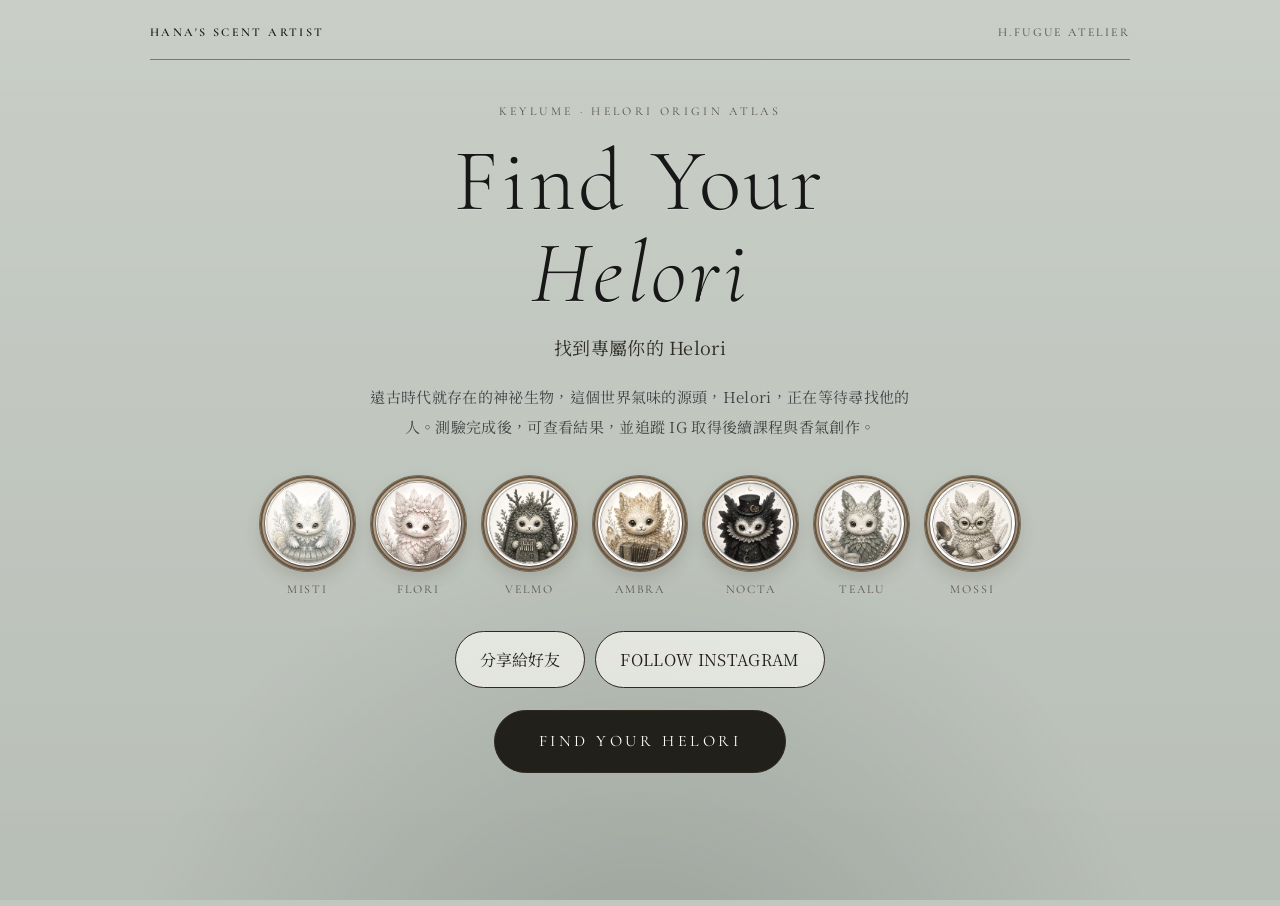
<file: preview/index.html>
<!DOCTYPE html>
<html lang="zh-Hant">
<head>
<meta charset="UTF-8" />
<meta name="viewport" content="width=device-width, initial-scale=1.0" />
<title>Find Your Helori｜Preview</title>
<link href="https://fonts.googleapis.com/css2?family=Cormorant+Garamond:ital,wght@0,300;0,400;0,500;0,600;1,300;1,400&family=Noto+Serif+TC:wght@300;400;500;600&display=swap" rel="stylesheet">
<style>
:root{--ink:#171717;--soft:#444;--line:#5f4a36;--trunk:#6a543c;--trunk-dark:#3f3022;--trunk-light:#9b8464;--card:rgba(255,255,255,.64);--r:22px}*{box-sizing:border-box;margin:0;padding:0}html,body{min-height:100%}body{font-family:"Noto Serif TC","PingFang TC",serif;color:var(--ink);line-height:1.82;letter-spacing:.02em;background:#bfc7bf url('../assets/bg/helori-wall-bg.webp') center center/cover fixed no-repeat;position:relative;overflow-x:hidden}body:before{content:"";position:fixed;inset:0;z-index:-1;pointer-events:none;background:rgba(244,242,231,.18)}body:after{content:"";position:fixed;inset:0;z-index:-1;pointer-events:none;background:radial-gradient(circle at 50% 115%,rgba(55,67,62,.22),transparent 43%),linear-gradient(180deg,rgba(255,255,255,.1),rgba(79,91,84,.12));mix-blend-mode:multiply}button,a{font:inherit}.shell{width:min(980px,92vw);margin:0 auto;padding-bottom:72px}.brand{display:flex;justify-content:space-between;align-items:center;gap:16px;padding:22px 0 15px;border-bottom:1px solid rgba(95,74,54,.65);font-family:"Cormorant Garamond",serif;letter-spacing:.2em;text-transform:uppercase;font-size:12px;color:#51483d}.brand strong{color:#1d1915;font-weight:600}.screen{display:none}.screen.active{display:block}#landing.screen.active{display:flex;min-height:86vh;flex-direction:column;align-items:center;justify-content:center;text-align:center;padding:40px 0 60px}.eyebrow{font-family:"Cormorant Garamond",serif;font-size:12px;letter-spacing:.28em;text-transform:uppercase;color:#575045;margin-bottom:14px}h1{font-family:"Cormorant Garamond",serif;font-weight:300;font-size:clamp(46px,10vw,88px);line-height:1.04;letter-spacing:.04em;margin-bottom:12px;text-shadow:0 1px 0 rgba(255,255,255,.24)}h1 em{font-style:italic}.subtitle{font-size:18px;color:#2f2b25;margin-bottom:18px}.lead{font-size:15px;color:var(--soft);max-width:560px;margin:0 auto 34px;line-height:2}.constellation{display:grid;grid-template-columns:repeat(7,1fr);gap:16px;width:min(760px,94vw);margin:0 auto 30px}.mini{text-align:center}.avatar{aspect-ratio:1/1;border:2px solid var(--trunk);border-radius:50%;padding:3px;overflow:hidden;background:linear-gradient(145deg,var(--trunk-light),var(--trunk-dark));box-shadow:0 0 0 1px rgba(63,48,34,.55),inset 0 0 0 2px rgba(255,255,255,.38),0 8px 16px rgba(66,53,38,.16)}.avatar img{width:100%;height:100%;object-fit:cover;display:block;border-radius:50%;filter:saturate(.55) contrast(.98) brightness(1.04)}.mini span{display:block;font-family:"Cormorant Garamond",serif;font-size:12px;letter-spacing:.16em;color:#5b5146;margin-top:8px;text-transform:uppercase}.home-actions,.actions{display:flex;justify-content:center;flex-wrap:wrap;gap:10px}.home-actions{margin-bottom:22px}.btn{display:inline-flex;align-items:center;justify-content:center;border-radius:999px;padding:13px 24px;border:1.5px solid #30291f;text-decoration:none;cursor:pointer;transition:.2s;min-height:48px;background:rgba(250,249,244,.68);color:#24201b}.btn:hover{transform:translateY(-1px)}.btn.primary{background:#22201b;color:#fff}.btn.ghost{background:rgba(250,249,244,.42);color:#51483d;border-color:#8b7a64}.btn.big{font-family:"Cormorant Garamond",serif;text-transform:uppercase;letter-spacing:.22em;padding:16px 44px}#quiz,#result{padding-top:34px}.progress{display:flex;align-items:center;gap:12px;margin-bottom:24px}.bar{height:4px;background:rgba(250,249,244,.7);border-radius:999px;flex:1;overflow:hidden}.bar span{display:block;height:100%;background:#30291f;width:0%;transition:.25s}.counter{font-family:"Cormorant Garamond",serif;color:#5b5146;letter-spacing:.14em;min-width:74px;text-align:right}.card,.result-card,.box{background:var(--card);backdrop-filter:blur(3px);box-shadow:0 10px 28px rgba(63,55,43,.10)}.card{border:1.5px solid rgba(95,74,54,.68);border-radius:var(--r);padding:clamp(24px,5vw,42px);max-width:860px;margin:0 auto}.q-no{font-family:"Cormorant Garamond",serif;font-size:56px;color:#9b9182;line-height:1}.q-zh{font-size:20px;margin:4px 0}.q-en{font-family:"Cormorant Garamond",serif;font-style:italic;color:#6f675c;margin-bottom:24px}.opts{display:flex;flex-direction:column;gap:10px}.opt{border:1.5px solid rgba(95,74,54,.35);border-radius:16px;padding:15px 18px;background:rgba(255,255,255,.54);text-align:left;cursor:pointer;color:#333;width:100%;transition:.18s}.opt:hover,.opt.selected{border-color:#4d3b29;background:rgba(255,255,255,.82)}.opt b{font-family:"Cormorant Garamond",serif;margin-right:8px}.opt small{display:block;color:#6f675c;font-family:"Cormorant Garamond",serif;font-style:italic;margin-top:3px}.nav{display:flex;justify-content:space-between;gap:12px;margin-top:28px}.nav button:disabled{opacity:.3;pointer-events:none}.result-card{max-width:760px;margin:0 auto;text-align:center;border:1.5px solid rgba(95,74,54,.68);border-radius:var(--r);padding:clamp(24px,5vw,42px)}.portrait{width:min(360px,76vw);aspect-ratio:1/1;border:2px solid var(--trunk);padding:5px;border-radius:50%;overflow:hidden;margin:0 auto 24px;background:linear-gradient(145deg,var(--trunk-light),var(--trunk-dark));box-shadow:0 0 0 1px rgba(63,48,34,.55),0 10px 22px rgba(66,53,38,.18)}.portrait img{width:100%;height:100%;object-fit:cover;display:block;border-radius:50%;filter:saturate(.62) contrast(.96) brightness(1.04)}.badge{display:inline-block;border:1px solid #6a543c;border-radius:999px;padding:5px 14px;font-family:"Cormorant Garamond",serif;letter-spacing:.18em;text-transform:uppercase;font-size:11px;color:#4d3b29;margin-bottom:12px}.res-name{font-family:"Cormorant Garamond",serif;font-size:clamp(36px,7vw,58px);line-height:1.1;margin-bottom:2px}.res-en{font-family:"Cormorant Garamond",serif;font-style:italic;color:#5f574d;margin:6px 0 16px;font-size:18px}.scent-line{color:#51483d;margin-bottom:12px}.desc{max-width:560px;margin:0 auto 22px;color:#3e3a34;line-height:2}.detail{max-width:760px;margin:18px auto 0;display:grid;grid-template-columns:1fr 1fr;gap:12px;text-align:left}.box{border:1px solid rgba(143,126,100,.55);border-radius:18px;padding:18px}.box.full{grid-column:1/-1}.box h3{font-family:"Cormorant Garamond",serif;text-transform:uppercase;letter-spacing:.16em;font-size:12px;color:#5f543f;margin-bottom:8px}.box p{color:#3f3a33;font-size:14px;white-space:pre-line}.actions{margin:22px auto 12px;max-width:760px}.footer-brand{margin:28px auto 0;text-align:center;font-family:"Cormorant Garamond",serif;letter-spacing:.14em;text-transform:uppercase;color:#5b5146;font-size:12px}.toast{position:fixed;left:50%;bottom:28px;transform:translateX(-50%) translateY(12px);opacity:0;background:#22201b;color:#fff;padding:11px 20px;border-radius:999px;transition:.2s;z-index:10;max-width:86vw;text-align:center}.toast.show{opacity:1;transform:translateX(-50%) translateY(0)}@media(max-width:760px){.brand{font-size:10px;align-items:flex-start}.constellation{grid-template-columns:repeat(4,1fr);gap:13px}.mini span{font-size:10px}.detail{grid-template-columns:1fr}.nav{flex-direction:column-reverse}.nav button,.actions a,.actions button,.home-actions a,.home-actions button{width:100%}}
</style>
</head>
<body>
<div class="shell"><div class="brand"><strong>Hana's Scent Artist</strong><span>H.FUGUE ATELIER</span></div>
<section id="landing" class="screen active"><div class="eyebrow">Keylume · Helori Origin Atlas</div><h1>Find Your<br><em>Helori</em></h1><div class="subtitle">找到專屬你的 Helori</div><p class="lead">遠古時代就存在的神祕生物，這個世界氣味的源頭，Helori，正在等待尋找他的人。測驗完成後，可查看結果，並追蹤 IG 取得後續課程與香氣創作。</p><div class="constellation" id="constellation"></div><div class="home-actions"><button class="btn" id="homeShareBtn" type="button">分享給好友</button><a class="btn" id="igBtn" href="https://www.instagram.com/hana_fugue/" target="_blank" rel="noopener">FOLLOW INSTAGRAM</a></div><button class="btn primary big" id="startBtn">Find Your Helori</button></section>
<section id="quiz" class="screen"><div class="progress"><div class="bar"><span id="barFill"></span></div><div class="counter" id="counter">01 / 10</div></div><div class="card" id="questionCard"></div></section>
<section id="result" class="screen"><div class="eyebrow">Your Helori Is …</div><div class="result-card"><div class="portrait"><img id="resImg" alt="Helori result"></div><span class="badge" id="atlasNo"></span><div class="res-name" id="resName"></div><div class="res-en" id="resEn"></div><p class="scent-line" id="scentLine"></p><p class="desc" id="resDesc"></p></div><div class="detail"><div class="box"><h3>Origin</h3><p id="origin"></p></div><div class="box"><h3>Instrument</h3><p id="instrument"></p></div><div class="box full"><h3>Scent Direction</h3><p id="families"></p></div><div class="box full"><h3>Suggested Materials</h3><p id="materials"></p></div></div><div class="actions"><button class="btn primary" id="sendResultBtn" type="button">到官方 LINE 查看完整檔案</button><button class="btn" id="shareBtn" type="button">分享給朋友測測看</button><button class="btn" id="courseBtn" type="button">我想了解 Helori 調香課程</button><a class="btn ghost" href="https://www.hanascent.com/" target="_blank" rel="noopener">前往官網</a><button class="btn ghost" id="resetBtn" type="button">重新測驗</button></div><div class="footer-brand">H.FUGUE ATELIER｜A scent atelier by Hana</div></section></div><div class="toast" id="toast"></div>
<script>
const LIFF_URL='https://liff.line.me/2010125170-LLEvROMg';const BASE='https://h-s017.github.io/heloribyhana/';
const imgs={A:BASE+'assets/avatars/misti.jpg',B:BASE+'assets/avatars/flori.jpg',C:BASE+'assets/avatars/velmo.jpg',D:BASE+'assets/avatars/ambra.jpg',E:BASE+'assets/avatars/nocta.jpg',F:BASE+'assets/avatars/tealu.jpg',G:BASE+'assets/avatars/mossi.jpg'};const names={A:'Misti',B:'Flori',C:'Velmo',D:'Ambra',E:'Nocta',F:'Tealu',G:'Mossi'};const order=['A','B','C','D','E','F','G'];
const profiles={A:{type:'Misti｜迷絲緹',en:'Citrus Clarity · Mistrange',origin:'Mistrange',instrument:'Mist Crystal Keys',scent:'Citrus · Air · Transparent Floral · White Musk',desc:'Misti 帶著清晨空氣與柑橘皮的透明感。清澈不是距離，而是一種讓感官重新醒來的秩序。',families:'清透、明亮、空氣感。可從柑橘、茶感、透明花香與白麝香開始設計。',materials:'Bergamot 佛手柑、Petitgrain 苦橙葉、Neroli 橙花、Hedione、White Musk。'},B:{type:'Flori｜芙蘿莉',en:'Soft Floral · Florasleep',origin:'Florasleep',instrument:'Petal Lyre',scent:'Rose · Jasmine · Powder · Soft Musk',desc:'Flori 像柔光中的花瓣，細膩、安靜，但有自己的輪廓。它提醒你，美感也可以是一種穩定力量。',families:'柔粉花香、優雅、細膩。可從玫瑰、茉莉、橙花、粉感與柔麝香開始。',materials:'Rose 玫瑰、Jasmine 茉莉、Neroli 橙花、Peony 牡丹、White Musk。'},C:{type:'Velmo｜維爾默',en:'Woody Ground · Velmoss',origin:'Velmoss',instrument:'Moss Kalimba',scent:'Cedarwood · Sandalwood · Vetiver · Moss',desc:'Velmo 來自舊木與苔蘚的森林。它不急著展現，而是慢慢沉入材質、時間與內在節奏。',families:'木質、苔蘚、沉著、土地感。可從雪松、檀香、岩蘭草與苔蘚開始。',materials:'Cedarwood 雪松、Sandalwood 檀香、Vetiver 岩蘭草、Patchouli 廣藿香、Iso E Super。'},D:{type:'Ambra｜安布拉',en:'Amber Comfort · Ambrelle',origin:'Ambrelle',instrument:'Amber Bellows',scent:'Amber · Vanilla · Resin · Soft Spice',desc:'Ambra 像黃昏裡的一盞暖光，有樹脂、香草與柔和辛香。它不是甜膩，而是安定的包覆。',families:'琥珀、樹脂、溫暖、包覆感。可從香草、安息香、琥珀與柔和辛香開始。',materials:'Vanilla 香草、Benzoin 安息香、Labdanum 岩薔薇、Amber Accord、Tonka Bean。'},E:{type:'Nocta｜諾克塔',en:'Dark Tea · Noctune',origin:'Noctune',instrument:'Nocturne Strings',scent:'Black Tea · Incense · Smoke · Dark Woods',desc:'Nocta 像開演前的夜色，有黑茶、焚香與低音木質。它不是陰沉，而是能把故事留下來的深度。',families:'夜色、黑茶、焚香、神祕內省。可從煙燻、乳香、深色木質與茶感開始。',materials:'Black Tea Accord 黑茶、Frankincense 乳香、Myrrh 沒藥、Patchouli 廣藿香、Leather Accord。'},F:{type:'Tealu｜緹露',en:'Tea & Air · Tealune',origin:'Tealune',instrument:'Tea-Breath Recorder',scent:'Tea · Herbal · Green · White Musk',desc:'Tealu 在茶霧與留白之間呼吸。它安靜、平衡，像把複雜情緒重新整理成可感知的空氣。',families:'茶香、草本、柔綠、平衡安定。可從綠茶、白茶、草本與透明花香開始。',materials:'Green Tea 綠茶、White Tea Accord 白茶、Petitgrain 苦橙葉、Hedione、Galaxolide。'},G:{type:'Mossi｜墨茜',en:'Paper Archive · Mosscript',origin:'Mosscript',instrument:'Mossgram',scent:'Paper · Ink · Old Wood · Moss',desc:'Mossi 像舊書頁、墨水與木櫃的記憶。它有安靜的收藏感，也有不急著被理解的品味。',families:'紙張、墨水、舊木、書卷記憶。可從橡木苔、鳶尾、廣藿香與木質開始。',materials:'Oakmoss Accord 橡木苔、Iris 鳶尾、Patchouli 廣藿香、Cedarwood 雪松、Leather Accord。'}};
const questions=[{zh:'走進一個陌生空間，你最先注意到的是？',en:'What do you notice first?',opts:[['光線、空氣與乾淨感','Light, air, clarity',['A','F']],['花藝、色彩與細節','Flowers, colors, details',['B']],['木頭、紙張與材質','Wood, paper, texture',['C','G']],['故事、陰影與氣氛','Story, shadow, atmosphere',['D','E']]]},{zh:'如果用一種天氣形容你，你會選？',en:'Choose a weather image.',opts:[['清晨微風','Morning breeze',['A']],['春日花園','Spring garden',['B']],['秋天森林','Autumn forest',['C','G']],['傍晚暖光或雨前空氣','Evening glow or pre-rain air',['D','E','F']]]},{zh:'你最喜歡哪一種旅行畫面？',en:'Which travel scene appeals to you?',opts:[['海邊與白色建築','Seaside and white buildings',['A','F']],['花園與古典咖啡館','Garden and classical cafe',['B']],['山林、木屋、老書店','Forest, cabin, old bookstore',['C','G']],['市集、甜點店、博物館','Market, dessert shop, museum',['D','E']]]},{zh:'你做事情的方式比較像？',en:'How do you usually work?',opts:[['先整理架構再行動','Structure first',['A']],['跟著感覺但重視美感','Intuitive, aesthetic',['B']],['慢慢累積，重視深度','Slow, stable, deep',['C','G']],['重視現場氣氛與個人風格','Atmosphere and personal style',['D','E','F']]]},{zh:'你希望別人怎麼形容你？',en:'How would you like to be described?',opts:[['清楚、理性、有分寸','Clear and balanced',['A']],['優雅、細膩、有品味','Elegant and refined',['B']],['沉穩、成熟、有深度','Calm and deep',['C','G']],['溫暖、有個性、讓人記得','Warm and memorable',['D','E','F']]]},{zh:'哪一種香氣層次最容易讓你停留？',en:'Which scent layer makes you linger?',opts:[['柑橘、茶感或潔淨皂感','Citrus, tea, clean notes',['A','F']],['玫瑰、茉莉或柔粉花香','Rose, jasmine, powdery florals',['B']],['雪松、檀木或岩蘭草','Cedarwood, sandalwood, vetiver',['C']],['琥珀、苔蘚、皮革或焚香','Amber, moss, leather, incense',['D','E','G']]]},{zh:'如果要創作一支香，你最想表達的是？',en:'What would you express in a scent?',opts:[['清醒、透明、自由','Clarity and freedom',['A','F']],['美、柔軟、細膩記憶','Beauty and softness',['B']],['安定、時間感、內在力量','Stability and time',['C','G']],['溫度、故事、神祕與轉折','Warmth, story, mystery',['D','E']]]},{zh:'在調香課裡，你最期待哪個部分？',en:'What part of class attracts you?',opts:[['理解香調結構與比例','Structure and proportion',['A','G']],['聞香與建立感官詞彙','Olfactory vocabulary',['B','F']],['做出成熟有質感的配方','A mature formula',['C']],['做出個人概念作品','A personal concept work',['D','E']]]},{zh:'如果你的香氣是一段音樂，它比較接近？',en:'If your scent were music?',opts:[['清晰、均衡、乾淨','Clear and balanced',['A','F']],['柔和、朦朧、光影流動','Soft and impressionistic',['B','F']],['溫暖、深刻、帶記憶','Warm and emotional',['C','D']],['低音、陰影、戲劇張力','Low tone and dramatic',['E','G']]]},{zh:'如果用一幅畫形容你的美感，你會選？',en:'Which painting-like image fits you?',opts:[['大量留白與乾淨線條','Blank space and clean lines',['A','F']],['花卉、柔光與裝飾線條','Florals and soft light',['B']],['木頭、石材與大地肌理','Wood, stone, earth texture',['C']],['暗色背景、舊紙張與時間感','Dark background and old paper',['D','E','G']]]}];
let qIndex=0,answers=new Array(questions.length).fill(null),scores={},currentProfile=null,currentKey=null;const $=s=>document.querySelector(s);function toast(m){const t=$('#toast');t.textContent=m;t.classList.add('show');setTimeout(()=>t.classList.remove('show'),2200)}function show(id){document.querySelectorAll('.screen').forEach(s=>s.classList.remove('active'));$('#'+id).classList.add('active');scrollTo({top:0,behavior:'smooth'})}function buildLanding(){$('#constellation').innerHTML=order.map(k=>`<div class="mini"><div class="avatar"><img src="${imgs[k]}" alt="${names[k]}"></div><span>${names[k]}</span></div>`).join('')}function startQuiz(){qIndex=0;show('quiz');renderQuestion()}function renderQuestion(){const q=questions[qIndex],selected=answers[qIndex];$('#counter').textContent=String(qIndex+1).padStart(2,'0')+' / '+questions.length;$('#barFill').style.width=(qIndex/questions.length*100)+'%';$('#questionCard').innerHTML=`<div class="q-no">${String(qIndex+1).padStart(2,'0')}</div><div class="q-zh">${q.zh}</div><div class="q-en">${q.en}</div><div class="opts">${q.opts.map((o,i)=>`<button class="opt ${selected&&selected.i===i?'selected':''}" data-i="${i}"><b>${String.fromCharCode(65+i)}</b>${o[0]}<small>${o[1]}</small></button>`).join('')}</div><div class="nav"><button class="btn" id="prevBtn" ${qIndex===0?'disabled':''}>上一題</button><button class="btn primary" id="nextBtn" ${selected?'':'disabled'}>${qIndex===questions.length-1?'查看結果':'下一題'}</button></div>`;document.querySelectorAll('.opt').forEach(btn=>btn.addEventListener('click',()=>selectOption(Number(btn.dataset.i))));$('#prevBtn').addEventListener('click',()=>{if(qIndex>0){qIndex--;renderQuestion()}});$('#nextBtn').addEventListener('click',()=>{if(qIndex<questions.length-1){qIndex++;renderQuestion()}else showResult()})}function selectOption(i){answers[qIndex]={i,codes:questions[qIndex].opts[i][2]};renderQuestion();setTimeout(()=>{if(qIndex<questions.length-1){qIndex++;renderQuestion()}else{showResult()}},180)}function calculate(){scores={A:0,B:0,C:0,D:0,E:0,F:0,G:0};answers.forEach(a=>{if(a)a.codes.forEach(k=>scores[k]++)});return order.reduce((best,k)=>scores[k]>scores[best]?k:best,'A')}function showResult(){if(answers.some(a=>!a)){toast('還有題目未完成');return}const key=calculate(),p=profiles[key];currentProfile=p;currentKey=key;$('#barFill').style.width='100%';$('#resImg').src=imgs[key];$('#atlasNo').textContent='Atlas No. 0'+(order.indexOf(key)+1);$('#resName').textContent=p.type;$('#resEn').textContent=p.en;$('#scentLine').textContent='香氣方向｜'+p.scent;$('#resDesc').textContent=p.desc;$('#origin').textContent=p.origin;$('#instrument').textContent=p.instrument;$('#families').textContent=p.families;$('#materials').textContent=p.materials;show('result')}async function shareText(text){const url=LIFF_URL;try{if(navigator.share){await navigator.share({title:'Find Your Helori',text,url});return}await navigator.clipboard.writeText(text+'\n'+url);toast('連結已複製，可以分享給好友')}catch(e){alert(text+'\n'+url)}}function oaMessageUrl(text){return 'https://line.me/R/oaMessage/@hscent/?'+encodeURIComponent(text)}function sendToLine(intent){if(!currentProfile){toast('請先完成測驗');return}const text=intent==='course'?`我想了解 Helori 調香課程。\n我的 Helori 是：${currentProfile.type}\nOrigin：${currentProfile.origin}\n香氣方向：${currentProfile.scent}`:`查看${currentProfile.type}的完整檔案`;location.href=oaMessageUrl(text)}$('#startBtn').addEventListener('click',startQuiz);$('#homeShareBtn').addEventListener('click',()=>shareText('一起測看看屬於你的氣味 Helori。'));$('#sendResultBtn').addEventListener('click',()=>sendToLine('result'));$('#shareBtn').addEventListener('click',()=>shareText(currentProfile?`我測出我的 Helori 是：${currentProfile.type}。你也來找出專屬你的 Helori。`:'一起測看看屬於你的氣味 Helori。'));$('#courseBtn').addEventListener('click',()=>sendToLine('course'));$('#resetBtn').addEventListener('click',()=>{answers=new Array(questions.length).fill(null);currentProfile=null;currentKey=null;show('landing')});buildLanding();
</script>
</body>
</html>
</file>
